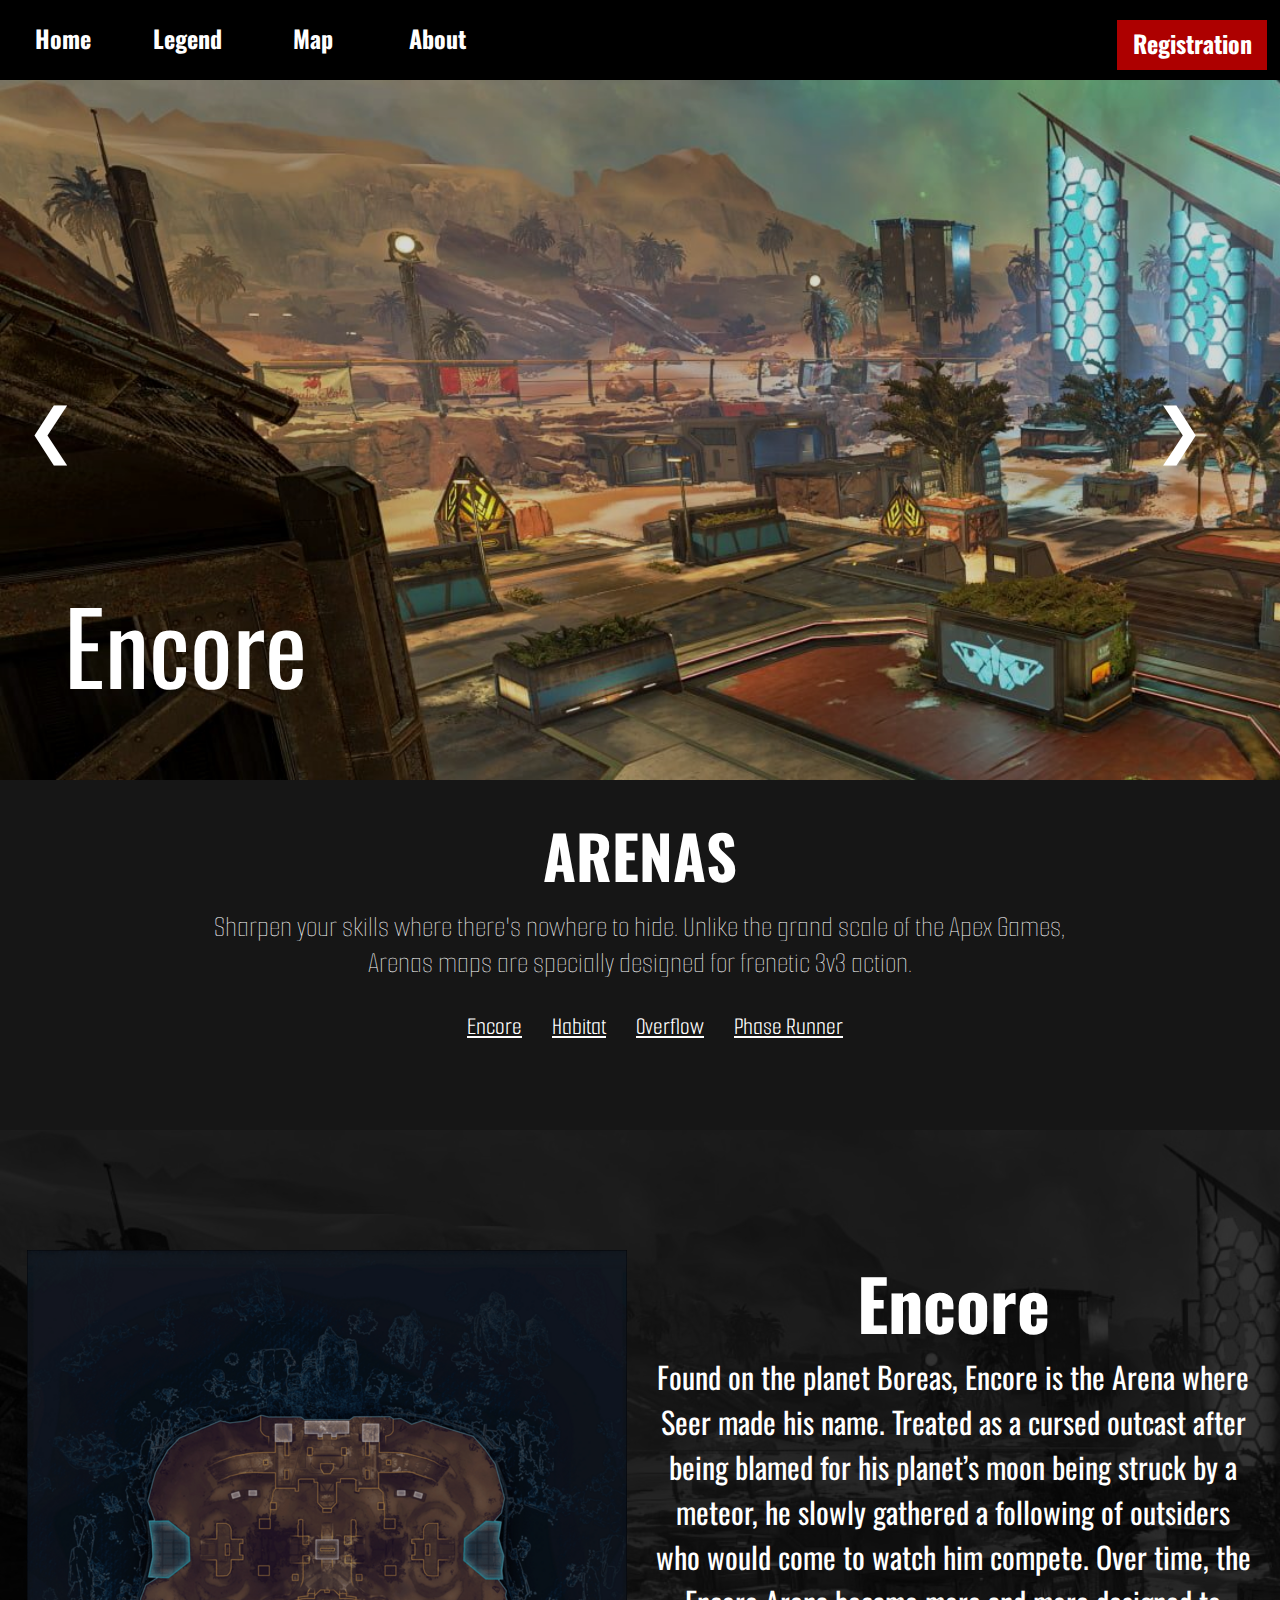
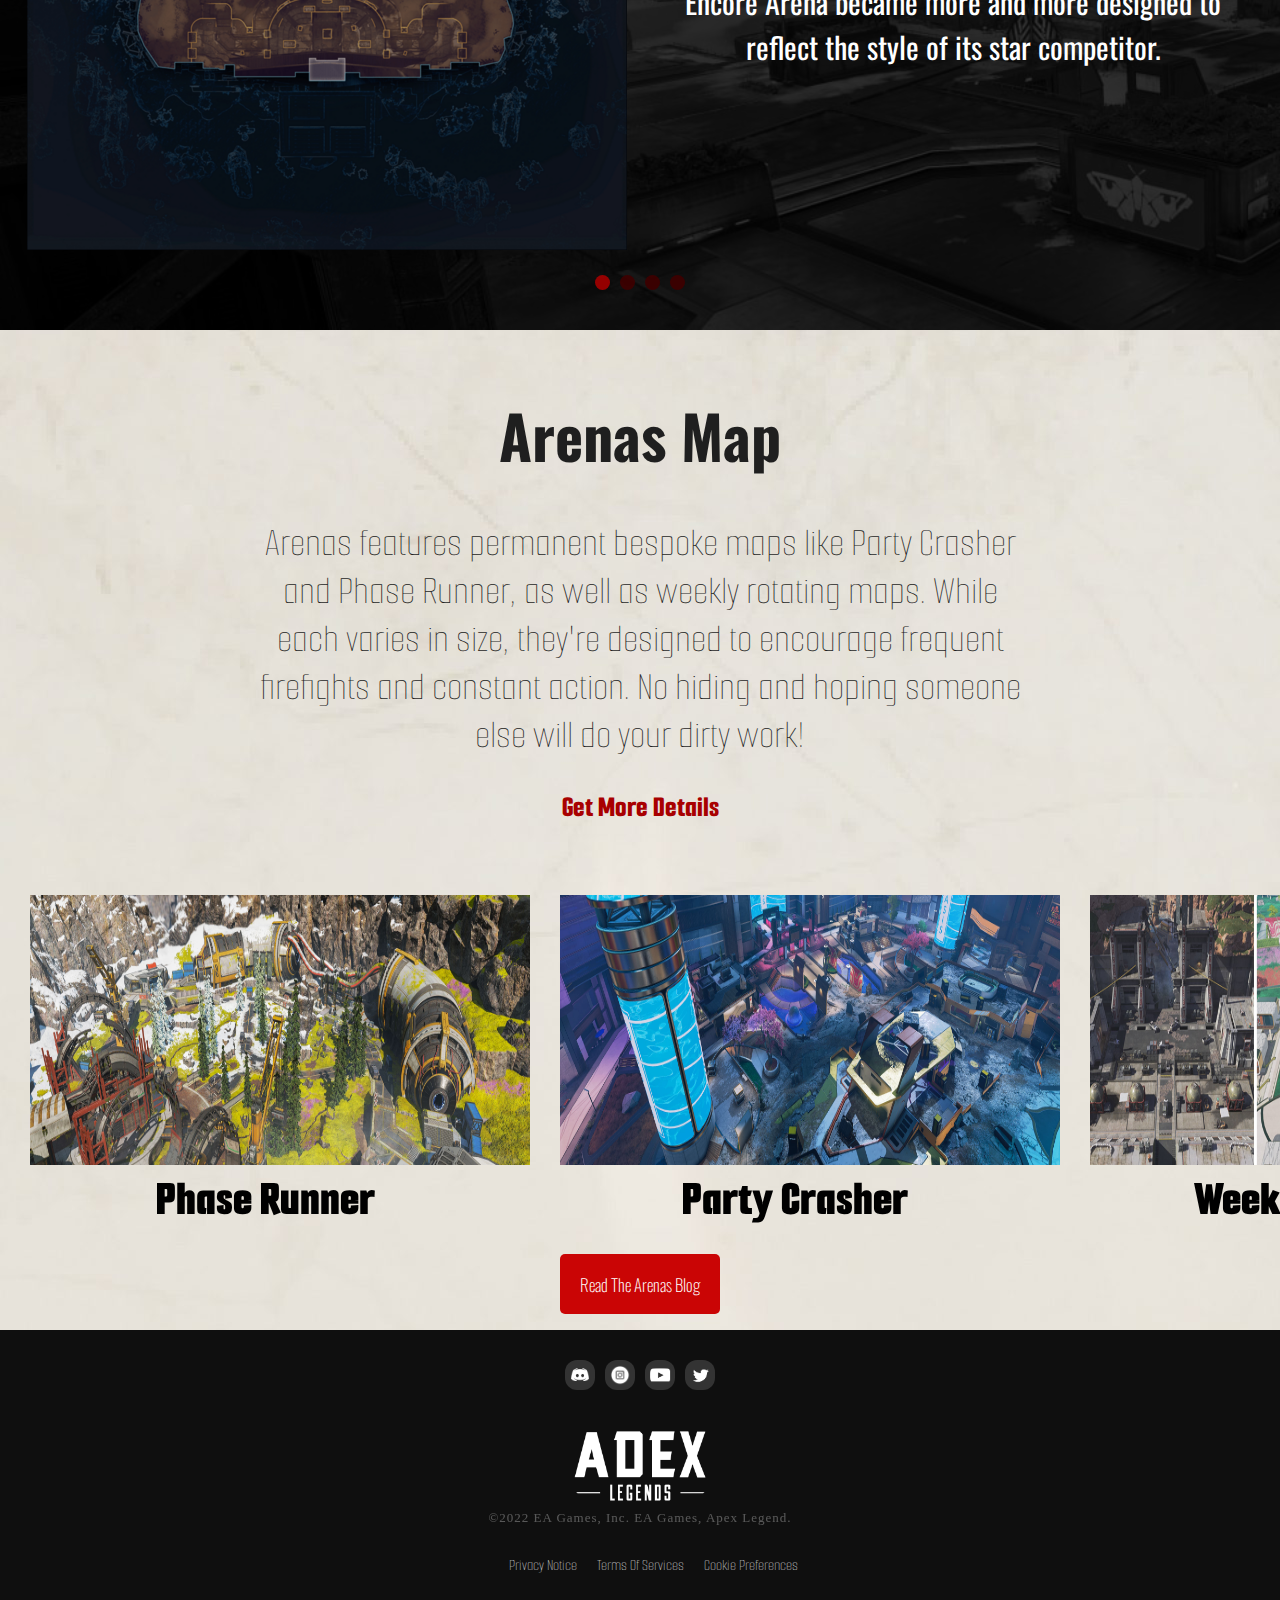
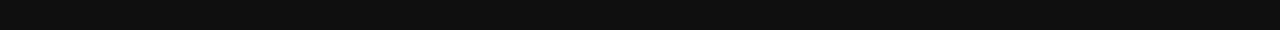
<file: arena.html>
<!DOCTYPE html>
<html lang="en">

<head>
  <meta charset="UTF-8">
  <meta http-equiv="X-UA-Compatible" content="IE=edge">
  <meta name="viewport" content="width=device-width, initial-scale=1.0">
  <link rel="stylesheet" href="../css/home.css">
  <link rel="stylesheet" href="../css/navbar.css">
  <link rel="stylesheet" href="../css/map.css">
  <link rel="stylesheet" href="../css/footer.css">
  <link rel="stylesheet" href="../css/font.css">

  <script src="../script/script.js"></script>
  <title>Adex Legends</title>

    <!-- Font List  -->
    <link rel="preconnect" href="https://fonts.googleapis.com">
    <link rel="preconnect" href="https://fonts.gstatic.com" crossorigin>
    <link href="https://fonts.googleapis.com/css2?family=Barlow+Condensed:wght@100&family=Fjalla+One&family=Oswald:wght@300&family=Roboto:wght@300&family=Smooch+Sans&display=swap" rel="stylesheet">
  

    <!-- Raleway -->
    <link href="https://fonts.googleapis.com/css2?family=Raleway:wght@100&display=swap" rel="stylesheet">

  <script src="../script/script.js"></script>
  <script src="../script/corousel.js"></script>
  <script src="../script/arena-slider.js"></script>
</head>

<body>
  <div class="nav">
    <div class="navbar-bar">
      <div class="navbar-menu">
       <div id="home" class="navbar" onclick="home()">
         <h2>Home</h2>
       </div>
       <div id="legend" class="navbar" onclick="legend()">
         <h2>Legend</h2>
       </div>
       <div id="map" class="navbar"  onmouseover="mapNavbar()" onmouseleave="mapCloseNavbar()">
         <h2>Map</h2>
        <div id="map-dropdown" class="dropdown-content">
          <a href="arena.html" class="dropdown">Arena</a> <br>
          <a href="battleroyale.html" class="dropdown">Battle Royale</a>
        </div>
       </div>
       <div id="aboutus" class="navbar"  onclick="aboutus()">
         <h2>About</h2>
       </div>
      </div>
      <div id="registration" onclick="registration()">
        <h2>Registration</h2>
        </div>
     </div>
  </div>

  <div class="content">
    
    <div class="map-corousel">
      <div class="map-background">

        <div class="slide-content" id="slide-1">
          <div class="black"></div>
          <div class="caption">Encore</div> 
        </div>
        <div class="slide-content" id="slide-2">
          <div class="black"></div>
          <div class="caption">Habitat</div>
        </div>
        <div class="slide-content" id="slide-3">
          <div class="black"></div>
          <div class="caption">Overflow</div>
        </div>
        <div class="slide-content" id="slide-4">
          <div class="black"></div>
          <div class="caption">Phase Runner</div>
        </div>
        <div class="minus" onclick="minus()">&#10094;</div>
        <div class="plus" onclick="plus()">&#10095;</div>
      </div>
    </div>
<!-- 
    <div class="discover">
      <div class="discover-background">
        <h1 class="center" id="discover-title">DISCOVER THE MAPS OF THE APEX GAMES</h1>
        <p class="center smooch" id="discover-paragraph">Kings Canyon, World’s Edge, and Olympus. You’ve fought there, you’ve died there, but do you know why they were chosen? Hammond Robotics and the Mercenary Syndicate seem to have a hand in everything that shapes the destiny of the Outlands... Learn more about the maps that host the Apex Games.</p>
      </div>
    </div> -->
    <div class="arena-title">
      <div class="black-background">
        <div class="arena-card">
          <h1 class="arena-header ">ARENAS</h1>
          <p class=" arena-text smooch">Sharpen your skills where there's nowhere to hide. Unlike the grand scale of the Apex Games, <br>Arenas maps are specially designed for frenetic 3v3 action.</p>
          <div class="arena-flex smooch">
            <div class="arena-a" onclick="lingkaranSlide('lingkaran-1')">Encore</div>
            <div class="arena-a" onclick="lingkaranSlide('lingkaran-2')">Habitat</div>
            <div class="arena-a" onclick="lingkaranSlide('lingkaran-3')">Overflow</div>
            <div class="arena-a" onclick="lingkaranSlide('lingkaran-4')">Phase Runner</div>
          </div>
            
          </div>
      </div>
    </div>
    
    <div class="encore">
      <div class="encore-background opacity">
      </div>
      <div class="space-evenly flex">
          <div class="map" id="encore-map">
            <img src="../asset/map/arena-map/encore.png" alt="" id="map-image">
          </div>
          <div class="encore-map-text">
            <h2 class="encore-title" id="arena-title">Encore</h2>
            <p class="encore-paragraph" id="arena-paragraph">Found on the planet Boreas, Encore is the Arena where Seer made his name. Treated as a cursed outcast after being blamed for his planet’s moon being struck by a meteor, he slowly gathered a following of outsiders who would come to watch him compete. Over time, the Encore Arena became more and more designed to reflect the style of its star competitor.</p>
         </div>
        </div>
          <div class="all-lingkaran">
            <div class="lingkaran" id="lingkaran-1" style="background-color: rgba(160, 0, 0, 0.932)" onclick="lingkaranSlide(this.id)"></div>
            <div class="lingkaran" id="lingkaran-2" onclick="lingkaranSlide(this.id)"></div>
            <div class="lingkaran" id="lingkaran-3" onclick="lingkaranSlide(this.id)"></div>
            <div class="lingkaran" id="lingkaran-4" onclick="lingkaranSlide(this.id)"></div>
        </div>
    </div>
  </div>

  <div class="arenas-footer">
    
      <div class="arenas-footer-background">   
        <div class="arena-footer-card">
          <h1 class="arenas-footer-header ">Arenas Map</h1>
          <p class="arenas-footer-paragraph  smooch">Arenas features permanent bespoke maps like Party Crasher and Phase Runner, as well as weekly rotating maps. While each varies in size, they're designed to encourage frequent firefights and constant action. No hiding and hoping someone else will do your dirty work!</p>
          <p class="arenas-footer-paragraph2  smooch">Get More Details</p>
        </div>
        <div class="arenas-flex">
          <div id="phase-runner">
            <img class="arenas-flex-content" src="../asset/map/arena/phase-runner.jpg" alt="">
             <p class="smooch arenas-flex-content-font">Phase Runner</p>
          </div>
          <div id="party-crasher">
            <img class="arenas-flex-content" src="../asset/map/arena/party-crasher.jpg" alt="">
            <p class="smooch arenas-flex-content-font">Party Crasher</p>
          </div>
          <div id="weekly-rotating">
            <img class="arenas-flex-content" src="../asset/map/arena/rotating-map.jpg" alt="">
            <p class="smooch arenas-flex-content-font">Weekly Rotating</p>
          </div>
        </div>
        <div class="kotak"><p class="kotak-font">Read The Arenas Blog</p></div>
      </div>
    </div>


    <div class="footer">
      <div class="footer-background">
          <div class="footer-card">
            <div class="footer-flex">
              <div class="footer-icon-outer">
                <a href="https://discord.com/">
                  <div class="footer-icon-inner" id="footer-discord-icon"></div>
                </a>
              </div>
              <div class="footer-icon-outer">
                <a href="https://www.instagram.com/">
                  <div class="footer-icon-inner" id="footer-instagram-icon"></div>
                </a>
              </div>
              <div class="footer-icon-outer">
                <a href="https://www.youtube.com/">
                  <div class="footer-icon-inner" id="footer-youtube-icon"></div>
                </a>
              </div>
              <div class="footer-icon-outer">
                <a href="https://twitter.com/">
                  <div class="footer-icon-inner"id="footer-twitter-icon"></div>
                </a>
              </div>
            </div>
            <div class="footer-flex">
              <div class="footer-logo"></div>
            </div>  
            <div class="footer-card-copyright">
              ©2022 EA Games, Inc. EA Games, Apex Legend.
            </div>
            <div class="footer-extras footer-flex smooch">
                <p class="footer-extras-font">Privacy Notice</p>
              <p class="footer-extras-font">Terms Of Services</p>
              <p class="footer-extras-font">Cookie Preferences</p>
            </div>
          </div>
      </div>
    </div>

</body>

</html>
</file>
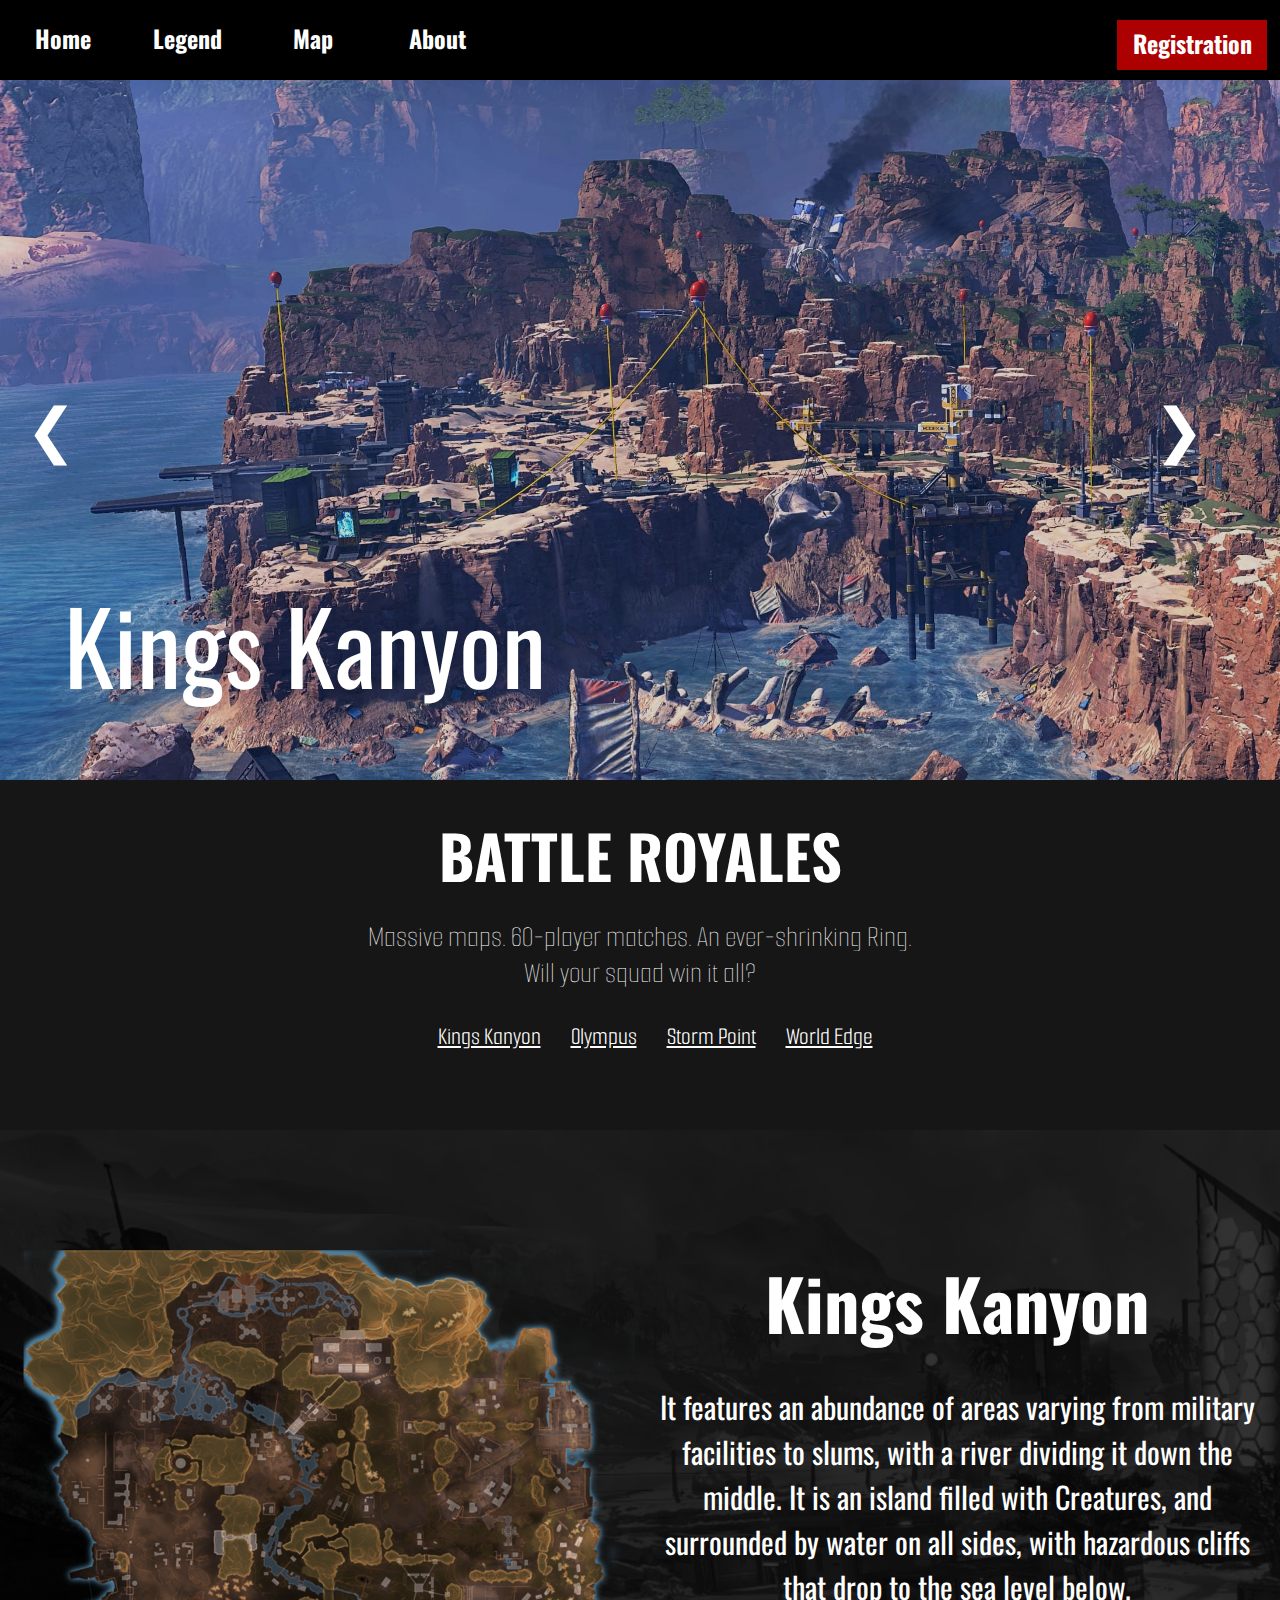
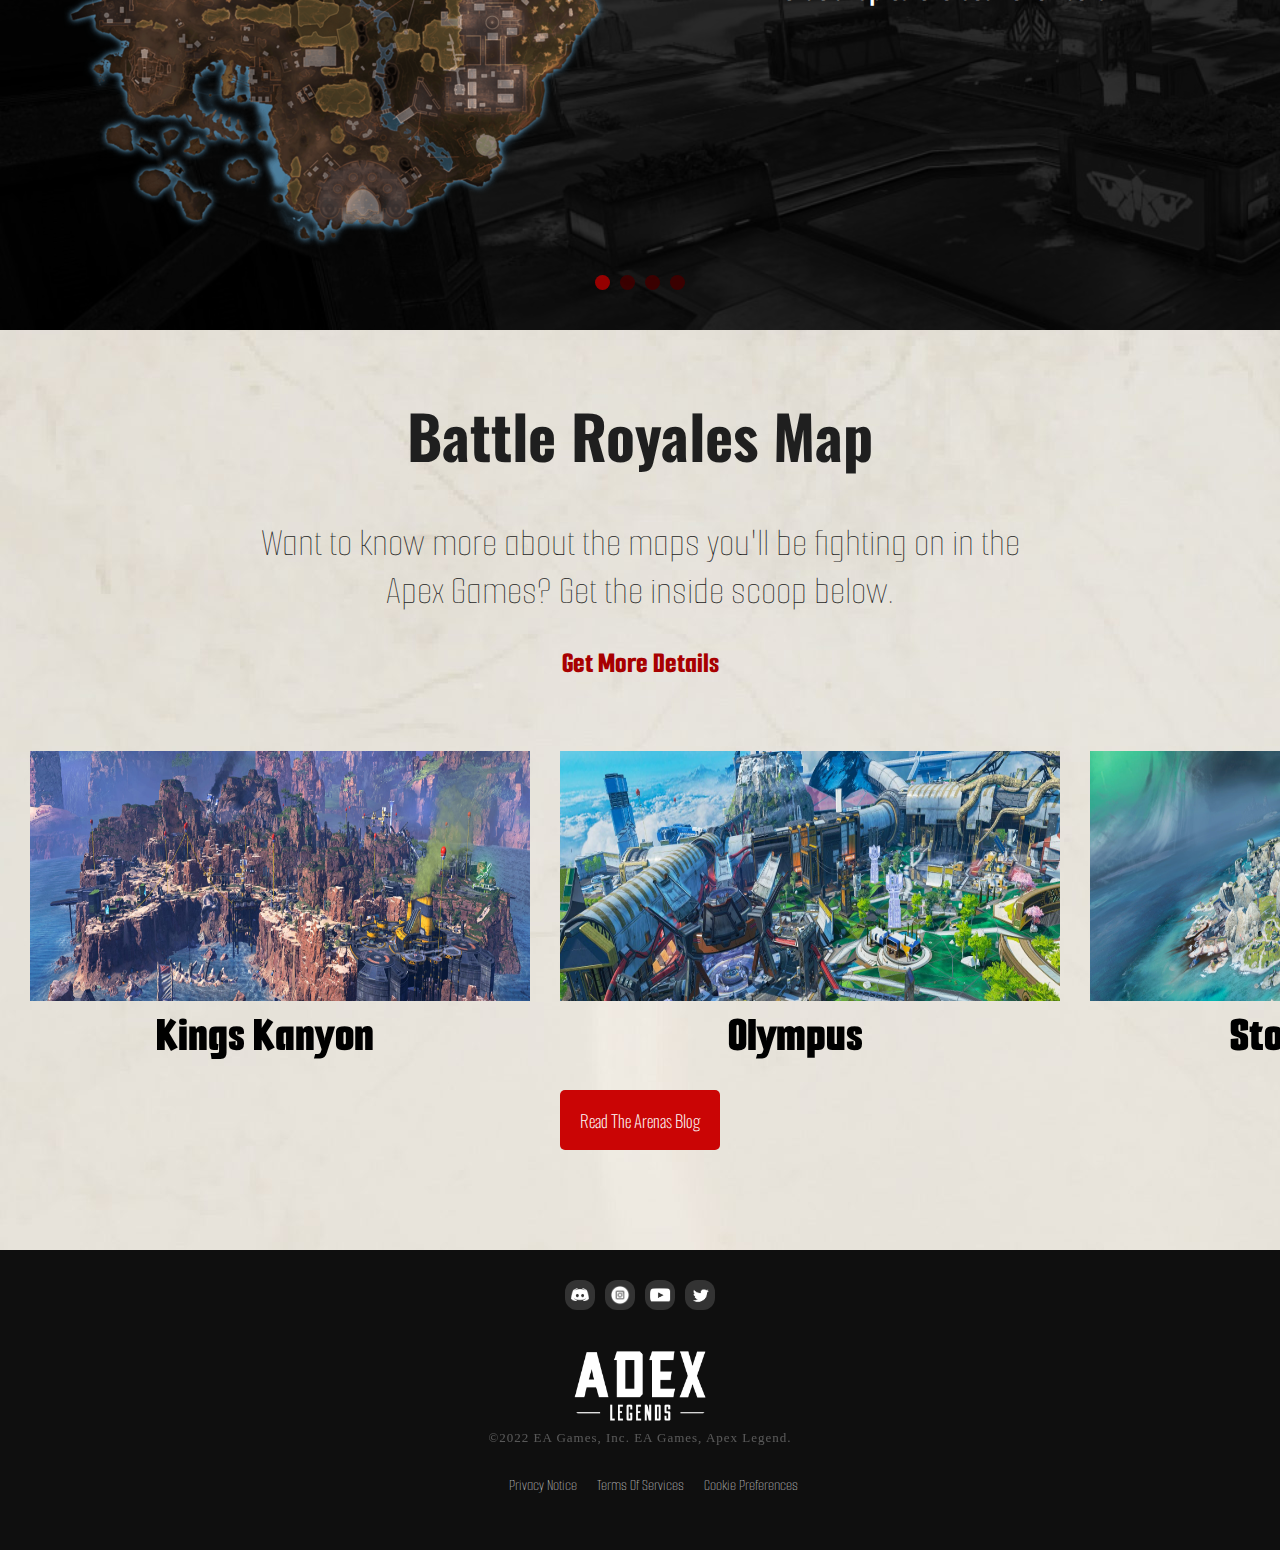
<file: battleroyale.html>
<!DOCTYPE html>
<html lang="en">

<head>
  <meta charset="UTF-8">
  <meta http-equiv="X-UA-Compatible" content="IE=edge">
  <meta name="viewport" content="width=device-width, initial-scale=1.0">
  <link rel="stylesheet" href="../css/home.css">
  <link rel="stylesheet" href="../css/navbar.css">
  <link rel="stylesheet" href="../css/battle-royale.css">
  <link rel="stylesheet" href="../css/footer.css">
  <link rel="stylesheet" href="../css/font.css">

  <title>Adex Legends</title>

    <!-- Font List  -->
    <link rel="preconnect" href="https://fonts.googleapis.com">
    <link rel="preconnect" href="https://fonts.gstatic.com" crossorigin>
    <link href="https://fonts.googleapis.com/css2?family=Barlow+Condensed:wght@100&family=Fjalla+One&family=Oswald:wght@300&family=Roboto:wght@300&family=Smooch+Sans&display=swap" rel="stylesheet">
  

    <!-- Raleway -->
    <link href="https://fonts.googleapis.com/css2?family=Raleway:wght@100&display=swap" rel="stylesheet">

  <script src="../script/script.js"></script>
  <script src="../script/battle-royale-corousel.js"></script>
  <script src="../script/battle-royale-slider.js"></script>
</head>

<body>
  <div class="nav">
    <div class="navbar-bar">
      <div class="navbar-menu">
       <div id="home" class="navbar" onclick="home()">
         <h2>Home</h2>
       </div>
       <div id="legend" class="navbar" onclick="legend()">
         <h2>Legend</h2>
       </div>
       <div id="map" class="navbar"  onmouseover="mapNavbar()" onmouseleave="mapCloseNavbar()">
         <h2>Map</h2>
        <div id="map-dropdown" class="dropdown-content">
          <a href="arena.html" class="dropdown">Arena</a> <br>
          <a href="battleroyale.html" class="dropdown">Battle Royale</a>
        </div>
       </div>
       <div id="aboutus" class="navbar"  onclick="aboutus()">
         <h2>About</h2>
       </div>
      </div>
      <div id="registration" onclick="registration()">
        <h2>Registration</h2>
        </div>
     </div>
  </div>

  <div class="content">
    
    <div class="map-corousel">
      <div class="map-background">

        <div class="slide-content" id="slide-1">
          <div class="black"></div>
          <div class="caption">Kings Kanyon</div> 
        </div>
        <div class="slide-content" id="slide-2">
          <div class="black"></div>
          <div class="caption">Olympus</div>
        </div>
        <div class="slide-content" id="slide-3">
          <div class="black"></div>
          <div class="caption">Storm Point</div>
        </div>
        <div class="slide-content" id="slide-4">
          <div class="black"></div>
          <div class="caption">World Edge</div>
        </div>
        <div class="minus" onclick="minus()">&#10094;</div>
        <div class="plus" onclick="plus()">&#10095;</div>
      </div>
    </div>
<!-- 
    <div class="discover">
      <div class="discover-background">
        <h1 class="center" id="discover-title">DISCOVER THE MAPS OF THE APEX GAMES</h1>
        <p class="center smooch" id="discover-paragraph">Kings Canyon, World’s Edge, and Olympus. You’ve fought there, you’ve died there, but do you know why they were chosen? Hammond Robotics and the Mercenary Syndicate seem to have a hand in everything that shapes the destiny of the Outlands... Learn more about the maps that host the Apex Games.</p>
      </div>
    </div> -->
    <div class="arena-title">
      <div class="black-background">
        <div class="arena-card">
          <h1 class="arena-header ">BATTLE ROYALES</h1>
          <p class=" arena-text smooch">Massive maps. 60-player matches. An ever-shrinking Ring. <br>Will your squad win it all?</p>
          <div class="arena-flex smooch">
            <div class="arena-a" onclick="lingkaranSlide('lingkaran-1')">Kings Kanyon</div>
            <div class="arena-a" onclick="lingkaranSlide('lingkaran-2')">Olympus</div>
            <div class="arena-a" onclick="lingkaranSlide('lingkaran-3')">Storm Point</div>
            <div class="arena-a" onclick="lingkaranSlide('lingkaran-4')">World Edge</div>
          </div>
            
          </div>
      </div>
    </div>
    
    <div class="encore">
      <div class="encore-background opacity">
      </div>
      <div class="flex space-evenly">
          <div class="map" id="encore-map">
            <img src="../asset/map/battle-royale-map/kings-kanyon.png" alt="" id="map-image">
          </div>
          <div class="encore-map-text">
            <h2 class="encore-title" id="arena-title">Kings Kanyon</h2>
            <p class="encore-paragraph" id="arena-paragraph">It features an abundance of areas varying from military facilities to slums, with a river dividing it down the middle. It is an island filled with Creatures, and surrounded by water on all sides, with hazardous cliffs that drop to the sea level below.</p>
         </div>
        </div>
          <div class="all-lingkaran">
            <div class="lingkaran" id="lingkaran-1" style="background-color: rgba(160, 0, 0, 0.932)" onclick="lingkaranSlide(this.id)"></div>
            <div class="lingkaran" id="lingkaran-2" onclick="lingkaranSlide(this.id)"></div>
            <div class="lingkaran" id="lingkaran-3" onclick="lingkaranSlide(this.id)"></div>
            <div class="lingkaran" id="lingkaran-4" onclick="lingkaranSlide(this.id)"></div>
        </div>
    </div>
  </div>

  <div class="arenas-footer">
    
      <div class="arenas-footer-background">   
        <div class="arena-footer-card">
          <h1 class="arenas-footer-header ">Battle Royales Map</h1>
          <p class="arenas-footer-paragraph  smooch">Want to know more about the maps you'll be fighting on in the Apex Games? Get the inside scoop below.</p>
          <p class="arenas-footer-paragraph2  smooch">Get More Details</p>
        </div>
        <div class="arenas-flex">
          <div id="phase-runner">
            <img class="arenas-flex-content" src="../asset/map/battle-royale/kings-kanyon.jpg" alt="">
             <p class="smooch arenas-flex-content-font">Kings Kanyon</p>
          </div>
          <div id="party-crasher">
            <img class="arenas-flex-content" src="../asset/map/battle-royale/olympus.jpg" alt="">
            <p class="smooch arenas-flex-content-font">Olympus</p>
          </div>
          <div id="weekly-rotating">
            <img class="arenas-flex-content" src="../asset/map/battle-royale/storm-point.jpg" alt="">
            <p class="smooch arenas-flex-content-font">Storm Point</p>
          </div>
        </div>
        <div class="kotak"><p class="kotak-font">Read The Arenas Blog</p></div>
      </div>
    </div>


    <div class="footer">
      <div class="footer-background">
          <div class="footer-card">
            <div class="footer-flex">
              <div class="footer-icon-outer">
                <a href="https://discord.com/">
                  <div class="footer-icon-inner" id="footer-discord-icon"></div>
                </a>
              </div>
              <div class="footer-icon-outer">
                <a href="https://www.instagram.com/">
                  <div class="footer-icon-inner" id="footer-instagram-icon"></div>
                </a>
              </div>
              <div class="footer-icon-outer">
                <a href="https://www.youtube.com/">
                  <div class="footer-icon-inner" id="footer-youtube-icon"></div>
                </a>
              </div>
              <div class="footer-icon-outer">
                <a href="https://twitter.com/">
                  <div class="footer-icon-inner"id="footer-twitter-icon"></div>
                </a>
              </div>
            </div>
            <div class="footer-flex">
              <div class="footer-logo"></div>
            </div>  
            <div class="footer-card-copyright">
              ©2022 EA Games, Inc. EA Games, Apex Legend.
            </div>
            <div class="footer-extras footer-flex smooch">
                <p class="footer-extras-font">Privacy Notice</p>
              <p class="footer-extras-font">Terms Of Services</p>
              <p class="footer-extras-font">Cookie Preferences</p>
            </div>
          </div>
      </div>
    </div>

</body>

</html>
</file>
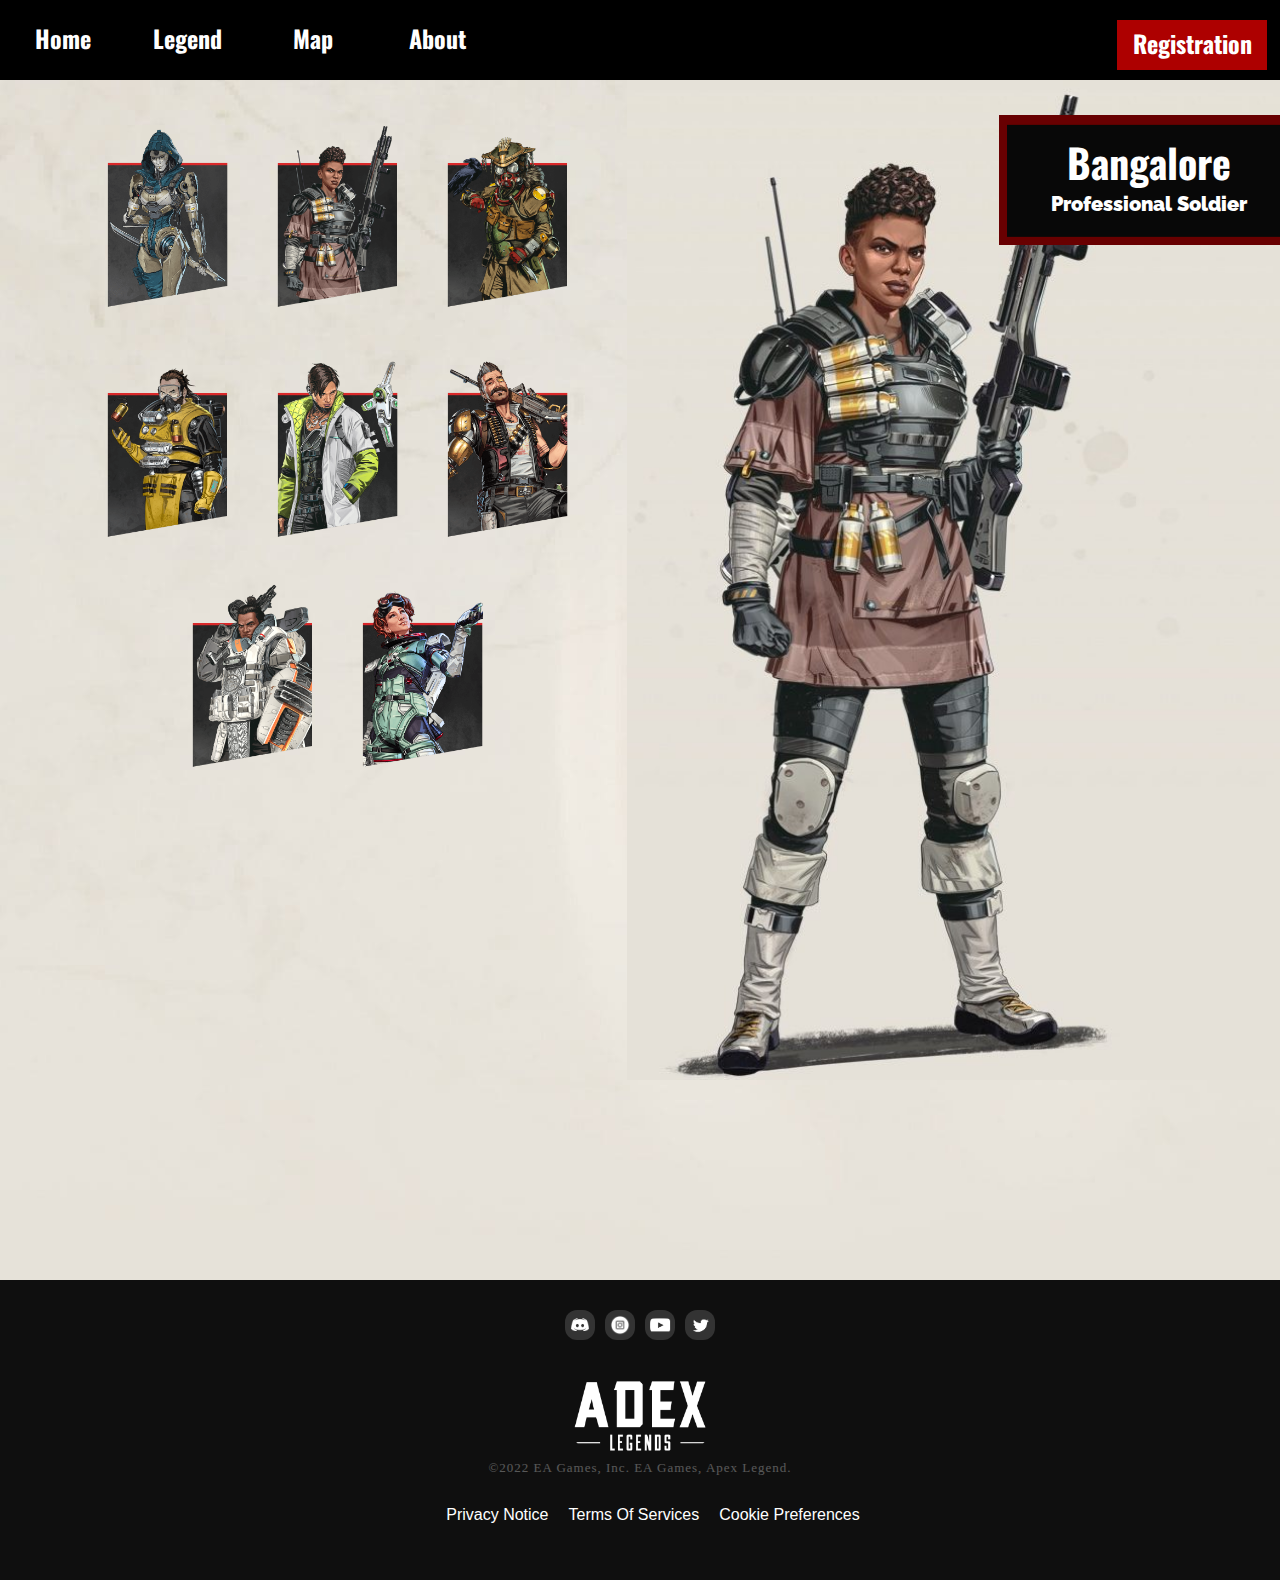
<file: legend.html>
<!DOCTYPE html>
<html lang="en">
<head>
  <meta charset="UTF-8">
  <meta http-equiv="X-UA-Compatible" content="IE=edge">
  <meta name="viewport" content="width=device-width, initial-scale=1.0">
  <link rel="stylesheet" href="../css/home.css">
  <link rel="stylesheet" href="../css/navbar.css">
  <link rel="stylesheet" href="../css/legend.css">
  <link rel="stylesheet" href="../css/footer.css">
  <link rel="stylesheet" href="../css/font.css">
  <script src="../script/script.js"></script>
  <title>Adex Legends</title>

    <!-- Roboto Font -->
    <link rel="preconnect" href="https://fonts.googleapis.com">
  <link rel="preconnect" href="https://fonts.gstatic.com" crossorigin>
  <link href="https://fonts.googleapis.com/css2?family=Roboto:wght@300&display=swap" rel="stylesheet">
  
  <!-- Oswald Font -->
  <link rel="preconnect" href="https://fonts.googleapis.com">
  <link rel="preconnect" href="https://fonts.gstatic.com" crossorigin>
  <link href="https://fonts.googleapis.com/css2?family=Oswald:wght@300&family=Roboto:wght@300&display=swap" rel="stylesheet">

  <link href="https://fonts.googleapis.com/css2?family=Raleway:wght@100&display=swap" rel="stylesheet">
  
  <script src="../script/script.js"></script>
</head>
<body> 
  <div class="nav">
    <div class="navbar-bar">
      <div class="navbar-menu">
       <div id="home" class="navbar" onclick="home()">
         <h2>Home</h2>
       </div>
       <div id="legend" class="navbar" onclick="legend()">
         <h2>Legend</h2>
       </div>
       <div id="map" class="navbar"  onmouseover="mapNavbar()" onmouseleave="mapCloseNavbar()">
         <h2>Map</h2>
        <div id="map-dropdown" class="dropdown-content">
          <a href="arena.html" class="dropdown">Arena</a> <br>
          <a href="battleroyale.html" class="dropdown">Battle Royale</a>
        </div>
       </div>
       <div id="aboutus" class="navbar"  onclick="aboutus()">
         <h2>About</h2>
       </div>
      </div>
      <div id="registration" onclick="registration()">
        <h2>Registration</h2>
        </div>
     </div>
  </div>

   <div class="content">
       <div class="title">
         <div id="title_background">

         </div>
       </div>
       <div class="legend">
        <div id="legend_background">
          <div class="two-flex">

            <div class="flex-card">
              <div class="card" id="card-ash" onclick="ash()"></div>
              <div class="card" id="card-bangalore" onclick="bangalore()"></div>
              <div class="card" id="card-bloodhound" onclick="bloodhound()"></div>
              <div class="card" id="card-caustic" onclick="caustic()"></div>
              <div class="card" id="card-crypto" onclick="crypto()"></div>
              <div class="card" id="card-fush" onclick="fuze()"></div>
              <div class="card" id="card-gilblatar" onclick="gilblatar()"></div>
              <div class="card" id="card-horizon" onclick="horizon()"></div>
             </div>
            <div id="character">
              <div class="text-card">
                <div class="absolute top-45">
                  <div id="text-header" class="oswald">Bangalore</div>
                  <div id="text-desc" class="raleway">Professional Soldier</div>
                </div>
              </div>
            </div>
        </div>
      </div>
      </div>
   </div>
   <div class="footer">
    <div class="footer-background">
        <div class="footer-card">
          <div class="footer-flex">
            <div class="footer-icon-outer">
              <a href="https://discord.com/">
                <div class="footer-icon-inner" id="footer-discord-icon"></div>
              </a>
            </div>
            <div class="footer-icon-outer">
              <a href="https://www.instagram.com/">
                <div class="footer-icon-inner" id="footer-instagram-icon"></div>
              </a>
            </div>
            <div class="footer-icon-outer">
              <a href="https://www.youtube.com/">
                <div class="footer-icon-inner" id="footer-youtube-icon"></div>
              </a>
            </div>
            <div class="footer-icon-outer">
              <a href="https://twitter.com/">
                <div class="footer-icon-inner"id="footer-twitter-icon"></div>
              </a>
            </div>
          </div>
          <div class="footer-flex">
            <div class="footer-logo"></div>
          </div>  
          <div class="footer-card-copyright">
            ©2022 EA Games, Inc. EA Games, Apex Legend.
          </div>
          <div class="footer-extras footer-flex smooch">
              <p class="footer-extras-font">Privacy Notice</p>
            <p class="footer-extras-font">Terms Of Services</p>
            <p class="footer-extras-font">Cookie Preferences</p>
          </div>
        </div>
    </div>
  </div>
</body>
</html>
</file>
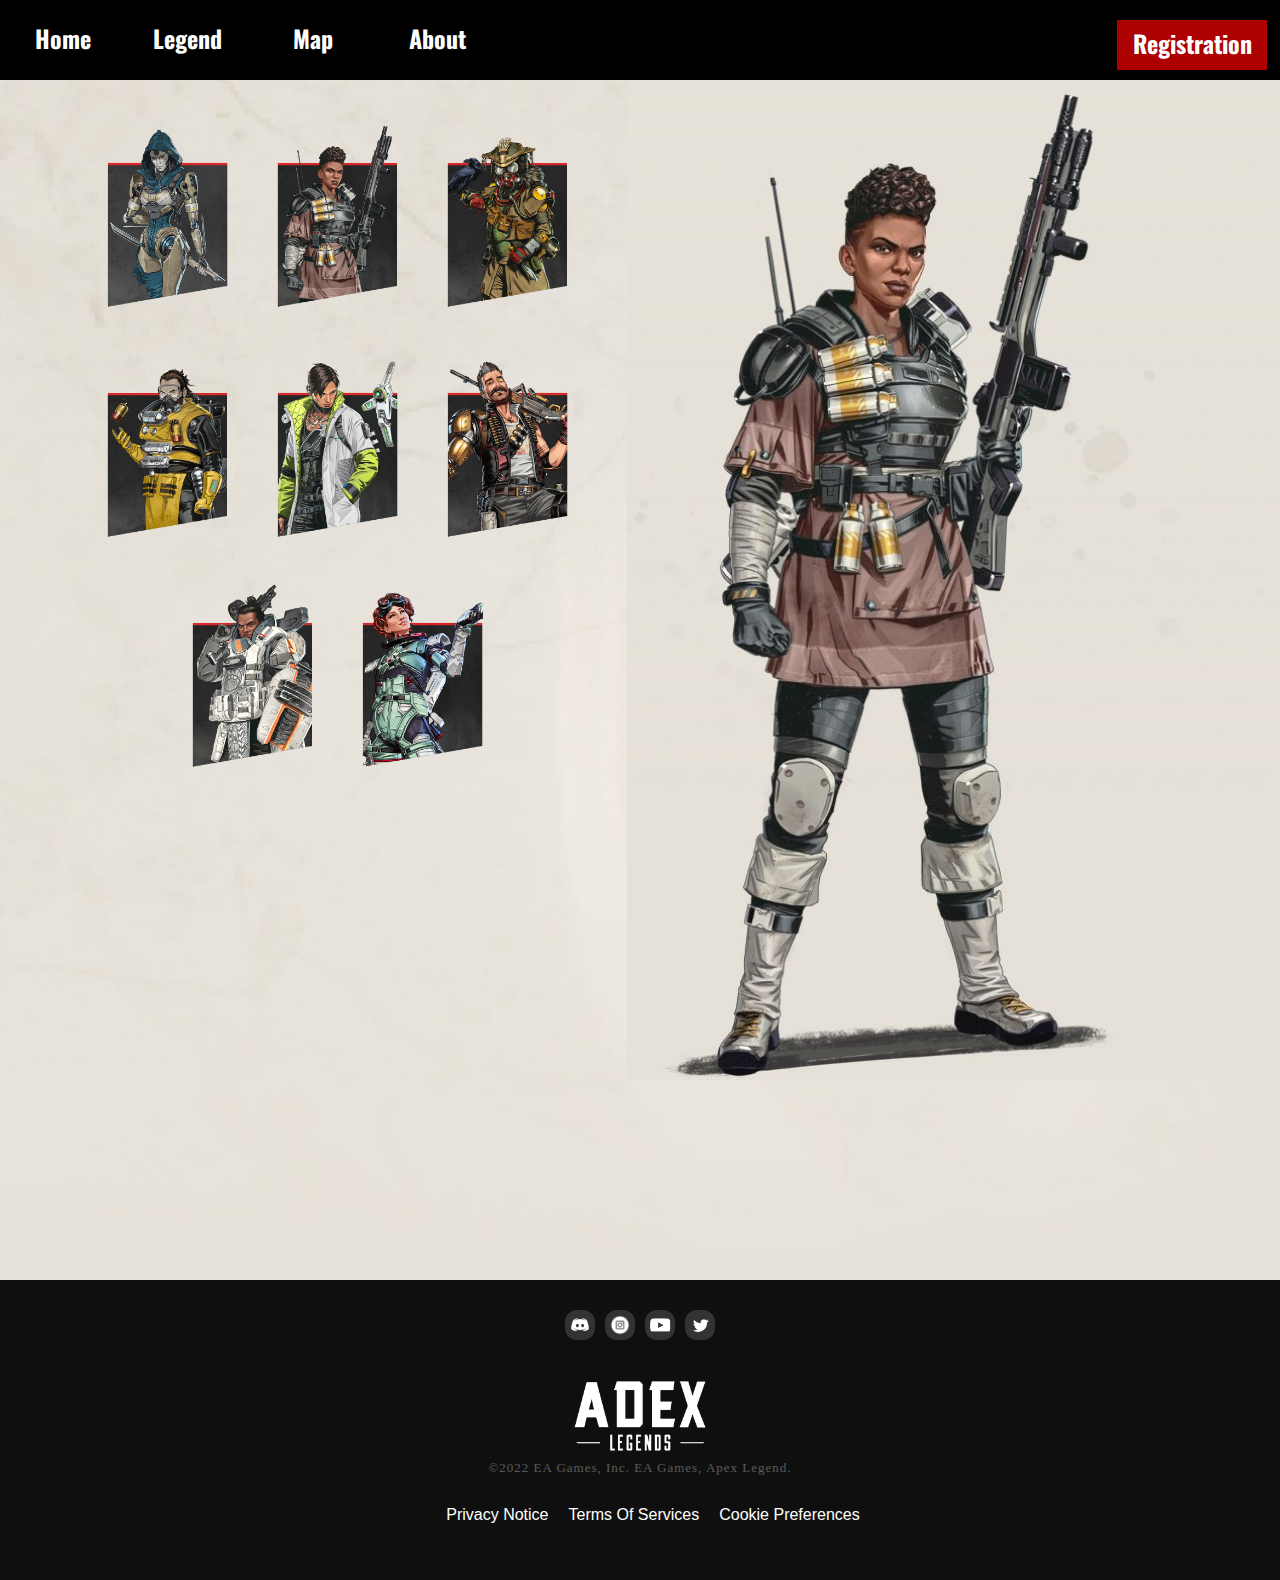
<file: map.html>
<!DOCTYPE html>
<html lang="en">
<head>
  <meta charset="UTF-8">
  <meta http-equiv="X-UA-Compatible" content="IE=edge">
  <meta name="viewport" content="width=device-width, initial-scale=1.0">
  <link rel="stylesheet" href="../css/home.css">
  <link rel="stylesheet" href="../css/navbar.css">
  <link rel="stylesheet" href="../css/legend.css">
  <link rel="stylesheet" href="../css/footer.css">
  <link rel="stylesheet" href="../css/font.css">

  <script src="../script/script.js"></script>
  <title>Adex Legends</title>

    <!-- Roboto Font -->
    <link rel="preconnect" href="https://fonts.googleapis.com">
  <link rel="preconnect" href="https://fonts.gstatic.com" crossorigin>
  <link href="https://fonts.googleapis.com/css2?family=Roboto:wght@300&display=swap" rel="stylesheet">
  
  <!-- Oswald Font -->
  <link rel="preconnect" href="https://fonts.googleapis.com">
  <link rel="preconnect" href="https://fonts.gstatic.com" crossorigin>
  <link href="https://fonts.googleapis.com/css2?family=Oswald:wght@300&family=Roboto:wght@300&display=swap" rel="stylesheet">
  <script src="../script/script.js"></script>
</head>
<body> 
  <div class="nav">
    <div class="navbar-bar">
      <div class="navbar-menu">
       <div id="home" class="navbar" onclick="home()">
         <h2>Home</h2>
       </div>
       <div id="legend" class="navbar" onclick="legend()">
         <h2>Legend</h2>
       </div>
       <div id="map" class="navbar"  onmouseover="mapNavbar()" onmouseleave="mapCloseNavbar()">
         <h2>Map</h2>
        <div id="map-dropdown" class="dropdown-content">
          <a href="arena.html" class="dropdown">Arena</a> <br>
          <a href="battleroyale.html" class="dropdown">Battle Royale</a>
        </div>
       </div>
       <div id="aboutus" class="navbar"  onclick="aboutus()">
         <h2>About</h2>
       </div>
      </div>
      <div id="registration" onclick="registration()">
        <h2>Registration</h2>
        </div>
     </div>
  </div>

   <div class="content">
       <div class="title">
         <div id="title_background">

         </div>
       </div>
       <div class="legend">
        <div id="legend_background">
          <div class="two-flex">

            <div class="flex-card">
              <div class="card" id="card-ash" onclick="ash()"></div>
              <div class="card" id="card-bangalore" onclick="bangalore()"></div>
              <div class="card" id="card-bloodhound" onclick="bloodhound()"></div>
              <div class="card" id="card-caustic" onclick="caustic()"></div>
              <div class="card" id="card-crypto" onclick="crypto()"></div>
              <div class="card" id="card-fush" onclick="fuze()"></div>
              <div class="card" id="card-gilblatar" onclick="gilblatar()"></div>
              <div class="card" id="card-horizon" onclick="horizon()"></div>
             </div>
            <div id="character"></div>
        </div>
      </div>
      </div>
   </div>
   <div class="footer">
    <div class="footer-background">
        <div class="footer-card">
          <div class="footer-flex">
            <div class="footer-icon-outer">
              <a href="https://discord.com/">
                <div class="footer-icon-inner" id="footer-discord-icon"></div>
              </a>
            </div>
            <div class="footer-icon-outer">
              <a href="https://www.instagram.com/">
                <div class="footer-icon-inner" id="footer-instagram-icon"></div>
              </a>
            </div>
            <div class="footer-icon-outer">
              <a href="https://www.youtube.com/">
                <div class="footer-icon-inner" id="footer-youtube-icon"></div>
              </a>
            </div>
            <div class="footer-icon-outer">
              <a href="https://twitter.com/">
                <div class="footer-icon-inner"id="footer-twitter-icon"></div>
              </a>
            </div>
          </div>
          <div class="footer-flex">
            <div class="footer-logo"></div>
          </div>  
          <div class="footer-card-copyright">
            ©2022 EA Games, Inc. EA Games, Apex Legend.
          </div>
          <div class="footer-extras footer-flex smooch">
              <p class="footer-extras-font">Privacy Notice</p>
            <p class="footer-extras-font">Terms Of Services</p>
            <p class="footer-extras-font">Cookie Preferences</p>
          </div>
        </div>
    </div>
  </div>
</body>
</html>
</file>
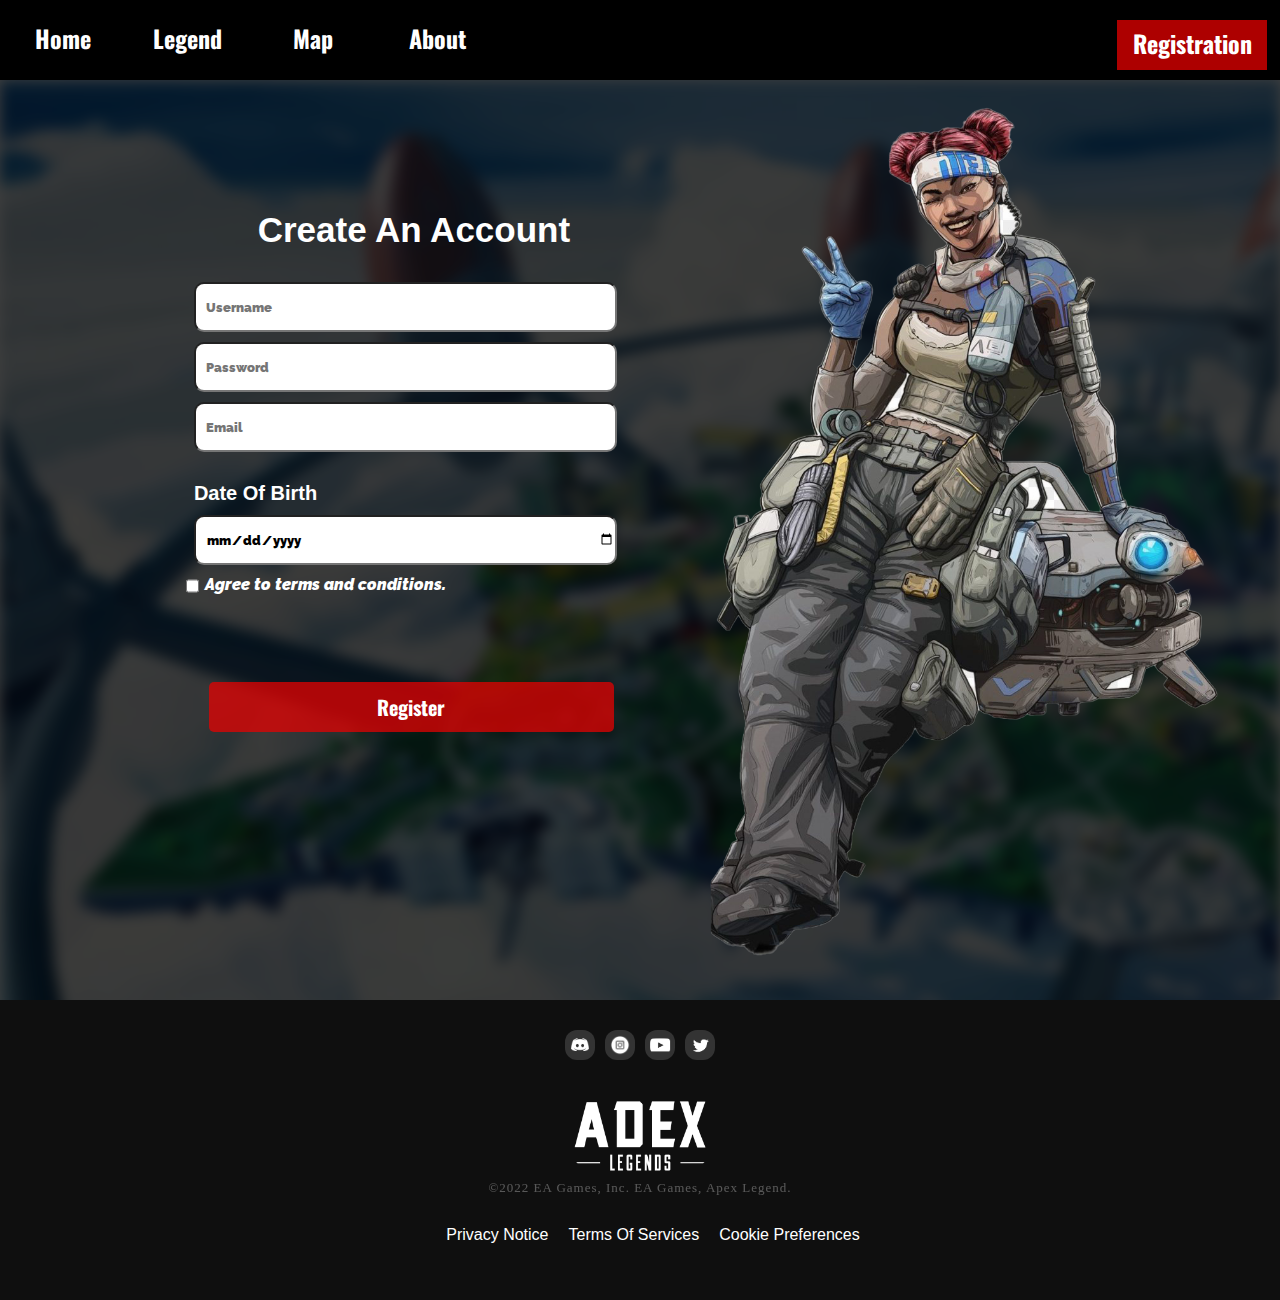
<file: registration.html>
<!DOCTYPE html>
<html lang="en">
<head>
  <meta charset="UTF-8">
  <meta http-equiv="X-UA-Compatible" content="IE=edge">
  <meta name="viewport" content="width=device-width, initial-scale=1.0">
  <link rel="stylesheet" href="../css/home.css">
  <link rel="stylesheet" href="../css/navbar.css">
  <link rel="stylesheet" href="../css/registration.css">
  <link rel="stylesheet" href="../css/footer.css">
  <link rel="stylesheet" href="../css/font.css">
  <title>Adex Legends</title>

    <!-- Roboto Font -->
    <link rel="preconnect" href="https://fonts.googleapis.com">
  <link rel="preconnect" href="https://fonts.gstatic.com" crossorigin>
  <link href="https://fonts.googleapis.com/css2?family=Roboto:wght@300&display=swap" rel="stylesheet">
  
  <!-- Oswald Font -->
  <link rel="preconnect" href="https://fonts.googleapis.com">
  <link rel="preconnect" href="https://fonts.gstatic.com" crossorigin>
  <link href="https://fonts.googleapis.com/css2?family=Oswald:wght@300&family=Roboto:wght@300&display=swap" rel="stylesheet">

  <link href="https://fonts.googleapis.com/css2?family=Raleway:wght@100&display=swap" rel="stylesheet">
  
  <script src="../script/script.js"></script>
  <script src="../script/register.js"></script>

</head>
<body> 
  <div class="nav">
    <div class="navbar-bar">
      <div class="navbar-menu">
       <div id="home" class="navbar" onclick="home()">
         <h2>Home</h2>
       </div>
       <div id="legend" class="navbar" onclick="legend()">
         <h2>Legend</h2>
       </div>
       <div id="map" class="navbar"  onmouseover="mapNavbar()" onmouseleave="mapCloseNavbar()">
         <h2>Map</h2>
        <div id="map-dropdown" class="dropdown-content">
          <a href="arena.html" class="dropdown">Arena</a> <br>
          <a href="battleroyale.html" class="dropdown">Battle Royale</a>
        </div>
       </div>
       <div id="aboutus" class="navbar"  onclick="aboutus()">
         <h2>About</h2>
       </div>
      </div>
      <div id="registration" onclick="registration()">
        <h2>Registration</h2>
        </div>
     </div>
  </div>

   <div class="content">
        <div class="content-background"></div>
        <div class="black"></div>
        <div class="card-flex">
          <div class="card">
            <h1 class="register-font smooch">Create An Account</h1>
            <div class="form">
              <input class="form-input raleway" type="text" id="username" placeholder="Username">
              <input class="form-input raleway" type="password" id="password" placeholder="Password">
              <input class="form-input raleway" type="text" id="email" placeholder="Email">
              <h1 class="form-label fjalla-one form-label-dob">Date Of Birth</h1>
              <input class="form-input raleway" type="date" id="dob" placeholder="mm/dd/yyyy">
              <div class="flex ml">
                <input class="form-checkbox smooch" type="checkbox"  id="checkbox" placeholder="mm/dd/yyyy">
                <p class="form-checkbox-label raleway">Agree to terms and conditions.</p>
                
              </div>
              <div id="error">This is an error!</div>
              <div class="register-button-card" onclick="register()">
                <div class="register-center">
                  <p class="oswald">Register</p>
                </div>
              </div>
            </div>
          </div>
          <img class="lifeline" src="../asset/registration-image.png" alt="lifeline-character">

          </div>
        </div>
        
        
  </div>
  <div class="footer">
    <div class="footer-background">
        <div class="footer-card">
          <div class="footer-flex">
            <div class="footer-icon-outer">
              <a href="https://discord.com/">
                <div class="footer-icon-inner" id="footer-discord-icon"></div>
              </a>
            </div>
            <div class="footer-icon-outer">
              <a href="https://www.instagram.com/">
                <div class="footer-icon-inner" id="footer-instagram-icon"></div>
              </a>
            </div>
            <div class="footer-icon-outer">
              <a href="https://www.youtube.com/">
                <div class="footer-icon-inner" id="footer-youtube-icon"></div>
              </a>
            </div>
            <div class="footer-icon-outer">
              <a href="https://twitter.com/">
                <div class="footer-icon-inner"id="footer-twitter-icon"></div>
              </a>
            </div>
          </div>
          <div class="footer-flex">
            <div class="footer-logo"></div>
          </div>  
          <div class="footer-card-copyright">
            ©2022 EA Games, Inc. EA Games, Apex Legend.
          </div>
          <div class="footer-extras footer-flex smooch">
              <p class="footer-extras-font">Privacy Notice</p>
            <p class="footer-extras-font">Terms Of Services</p>
            <p class="footer-extras-font">Cookie Preferences</p>
          </div>
        </div>
    </div>
  </div>
</body>
</html>
</file>
<file: css/home.css>
/* ===== Scrollbar CSS ===== */
  /* Firefox */
  * {
    scrollbar-width: auto;
    scrollbar-color: #ce2020 #000000;
  }

  /* Chrome, Edge, and Safari */
  *::-webkit-scrollbar {
    width: 16px;
  }

  *::-webkit-scrollbar-track {
    background: #000000;
  }

  *::-webkit-scrollbar-thumb {
    background-color: #ce2020;
    border-radius: 10px;
    border: 3px solid #000000;
  }

.first {
  height: 1000px;
}
#first_background {
  width: 100%;
  height: 1000px;
  background-repeat: no-repeat;
  background-image: url(../asset/home.png);
  background-position: top;
  position: absolute;
  background-size: cover;
  /* filter: saturate(0%); */
}

.video-section {
  height: 1000px;
}
.black {
  position: absolute;
  width: 100%;
  height: 100%;
  background-color: black;
  filter: opacity(0.75);
}
.blur {
  filter: blur(400px);
}

#video {
  width: 860px;
  height: 500px;
  top: 40%;
  left: 70%;
  margin-right: -50%;
  transform: translate(-50%, -50%);
}
.madmaggie-image {
  margin-top: 70px;
  margin-bottom: 80px;
}
.madmaggie-section {
  height: 800px;
}
#madmaggie-background {
  position: relative;
  width: 100%;
  height: 100%;
  background-image: url(../asset/map/arena/party-crasher.jpg);
  /* background-position-y: -30px; */
  background-size: cover;
}
.madmaggie-flex {
  position: absolute;
  width: 100%;
  height: 100%;
  display: flex;

  justify-content: center;
}

#madmaggie {
  position: absolute;
  width: 100%;
  height: 100%;
  /* min-width: 100%; */
  /* min-height: 100%; */
}
.madmaggie-card {
  /* border: 1px solid red; */

  position: absolute;
  transform: translate(-50%, -50%);
  left: 50%;
  top: 50%;
  margin-top: 30px;
  width: 700px;
  height: 350px;
  display: flex;
  /* flex-wrap: wrap; */
  /* border: 1px solid white; */
  justify-content: center;
}
.madmaggie-wow {
  position: relative;
  width: 40%;
  height: 100%;
  /* border: 5px solid red; */
}
.madmaggie-card-text {
  color: white;
  text-align: center;
}
.madmaggie-card-paragraph {
  color: white;
  margin-top: 10px;
  text-align: center;
}
.madmaggie-card-image {
  width: 100%;
  height: 200px;
  background-size: cover;
  /* border: 1px solid red; */
  background-position-x: -38px;
}
.achievement {
  background-image: url("../asset/home/achievement.png");
}
.death {
  background-image: url("../asset/home/death.png");
}
.wingman {
  background-image: url("../asset/home/wingman.png");
}
.madmaggie-card-content {
  width: 250px;
  height: 350px;
  margin-left: 20px;
  margin-top: 20px;
}
#second {
  position: absolute;
}
#second_background {
  width: 100%;
  position: relative;
  height: 950px;
  background-color: white;
  background-image: url(../asset/background2.jpg);
  background-repeat: no-repeat;
  background-size: cover;
  /* background-position-y: -100px; */
}

.center {
  position: relative;
  text-align: center;
}

#latestnews-title {
  top: 10%;
  font-size: 50px;
  /* font-family: Verdana, Geneva, Tahoma, sans-serif; */
  /* color: white; */
}
.red {
  color: red;
}
.white {
  color: white;
}
.flex {
  width: 100%;
  height: 100%;
  display: flex;
  flex-direction: row;
  justify-content: center;
  flex-flow: center;
  top: 15%;
  position: relative;
}
.news {
  background-color: rgb(32, 32, 32);
  margin-left: 30px;
  width: 350px;
  height: 600px;
}

#news-image-1 {
  width: 100%;
  height: 200px;
  background-image: url(../asset/news1.png);
  background-size: cover;
  /* background-color: red; */
}
#news-image-2 {
  width: 100%;
  height: 200px;
  background-image: url(../asset/news2.jpg);
  background-size: cover;
}
#news-image-3 {
  width: 100%;
  height: 200px;
  background-image: url(../asset/news3.jpg);
  background-size: cover;
}
#video-title {
  top: 10%;
  color: white;
  font-size: 64px;
}
#video-background {
  position: relative;
  width: 100%;
  height: 100%;
  background-repeat: no-repeat;
  background-image: url(../asset/background.jpg);
  background-size: cover;
  background-position-x: 50%;
}
.card {
  /* border: 1px solid red; */
}
.news-text {
  font-family: "Franklin Gothic Medium", "Arial Narrow", Arial, sans-serif;
  margin-left: 30px;
  margin-right: 30px;
  margin-top: 20px;
}
#news-paragraph {
  font-family: "Gill Sans", "Gill Sans MT", Calibri, "Trebuchet MS", sans-serif;
  font-size: 20px;
}
.news-title {
}
.bottom-red {
  width: 92%;
  left: 8%;
  height: 10px;
  background-color: rgb(173, 0, 0);
  position: relative;
}
.black-opacity {
  position: relative;
  background-color: black;
  width: 100%;
  height: 100%;
  opacity: 0.9;
}
#playnow {
  transform: translate(-50%, -50%);
  top: 50%;
  left: 50%;

  margin: 0 auto;
  width: 400px;
  background-color: rgb(206, 32, 32);

  border-radius: 10px;
  /* filter: opacity(50%); */
  /* border: 4px solid white; */
  /* height: 100px; */
  position: absolute;
  cursor: pointer;
  transition: all 0.3s ease;
}

#playnow:hover {
  background-color: rgba(180, 0, 0, 0.849);
}

#playnow-text {
  text-align: center;
  font-family: "Oswald", sans-serif;
  /* position: absolute; */
  /* left: 16%; */
  /* top: 0%; */
  color: white;
  position: relative;
  font-size: 80px;
}

.playnow-border {
  transform: translate(-50%, -50%);
  position: relative;
  left: 50%;
  top: 80%;
  /* border: 1px solid white; */
  width: 430px;
  height: 140px;
  border-radius: 0px;
}

@media only screen and (max-width: 600px) {
  #video {
    width: 460px;
    height: 250px;
    top: 50%;
    left: 50%;
    margin-right: -50%;
    transform: translate(-50%, -50%);
  }
  .video-section {
    height: 700px;
  }
  #flex-mobile {
    align-items: center;
    flex-direction: column;
    height: 1900px;
    /* margin-top: 100px; */
  }
  .card {
    margin-top: 30px;
  }
  #second_background {
    height: 2500px;
  }
  .madmaggie-image {
    display: none;
  }
  .madmaggie-card {
    top: 25%;
    flex-wrap: wrap;
  }
  #madmaggie-section {
    height: 1000px;
  }
}
</file>
<file: css/navbar.css>
* {
  margin: 0;
  padding: 0;
  box-sizing: border-box;
}

.wrapper {
  width: 100%;
  height: 80px;
}
.navbar-bar {
  position: relative;
  width: 100%;
  height: 100%;
  background-color: black;
}
.navbar-menu {
  /* border: 1px solid red; */
  position: relative;
  height: 80px;
  width: 500px;
  display: flex;
  flex-direction: row;
}
#registration {
  /* border: 1px solid red; */
  background-color: rgb(173, 0, 0);
  position: absolute;
  right: 1%;

  margin-top: 10px;
  padding-top: 5px;
  cursor: pointer;
  width: 150px;
  height: 50px;
  top: 10px;
  color: white;
  text-align: center;
}
#registration:hover {
  background-color: rgb(131, 0, 0);
}
.navbar {
  padding-top: 10px;
  /* border: 1px solid red; */
  cursor: pointer;
  width: 250px;
  height: 40px;
  top: 10px;
  position: relative;
  color: white;
  text-align: center;
}

.navbar:hover {
  color: rgb(167, 53, 53);
}

.nav {
  width: 100%;
  font-family: "Oswald", sans-serif;
  position: fixed;
  z-index: 100;
}
#map-dropdown {
  z-index: 10;
  text-decoration: none;
}

.dropdown-content {
  z-index: 99;
  text-decoration: none;
  text-align: left;
  display: none;
}

.dropdown {
  z-index: 99;
  color: white;
  text-decoration: none;
  text-align: left;
}
.dropdown:hover {
  color: rgb(167, 53, 53);
}

#map-dropdown {
  padding-left: 10px;
  padding-bottom: 5px;
  padding-top: 3px;
  padding-right: 10px;
  /* transition: all 3s ease; */
  /* width: 120px; */
  background-color: rgb(0, 0, 0);
}

.show {
  display: block;
}
.content {
  padding-top: 80px;
}
</file>
<file: css/map.css>
.map-corousel {
  width: 100%;
  height: 700px;
  position: relative;
}

.map-background {
  width: 100%;
  height: 100%;
  position: absolute;
  background-size: cover;
}

.caption {
  font-family: "Oswald", sans-serif;
  left: 5%;
  top: 70%;
  font-size: 100px;
  position: absolute;
  color: white;
}

#slide-1 {
  width: 100%;
  height: 100%;
  background-image: url(../asset/map/arena/encore.jpg);
  background-size: cover;
  position: absolute;
  display: block;
}
#slide-2 {
  width: 100%;
  height: 100%;
  background-image: url(../asset/map/arena/habitat.jpg);
  background-size: cover;
  position: absolute;
  display: none;
}

#slide-3 {
  width: 100%;
  height: 100%;
  background-image: url(../asset/map/arena/overflow.jpg);
  background-size: cover;
  position: absolute;
  display: none;
}
#slide-4 {
  width: 100%;
  height: 100%;
  background-image: url(../asset/map/arena/phase-runner.jpg);
  background-size: cover;
  position: absolute;
  display: none;
}

.slide-content {
  transition: all 3s ease;
}

.black {
  width: 100%;
  height: 100%;
  opacity: 0.2;
  background-color: black;
  position: absolute;
}

.plus {
  font-size: 60px;
  color: white;
  cursor: pointer;
  transform: translate(-50%, -50%);
  right: 4%;
  top: 50%;
  /* background-color: red; */
  position: absolute;
  transition: all 0.2s ease-in-out;
}
.plus:hover {
  font-size: 65px;
  /* box-shadow: 30px 10px 50px rgb(204, 204, 204); */
}

.minus {
  font-size: 60px;
  color: white;
  cursor: pointer;
  transform: translate(-50%, -50%);
  left: 4%;
  top: 50%;
  /* background-color: red; */
  position: absolute;
  transition: all 0.2s ease-in-out;
}
.minus:hover {
  font-size: 65px;
  /* box-shadow: 30px 10px 50px rgb(204, 204, 204); */
}

.arena-title {
  width: 100%;
  height: 350px;
  position: relative;
}
.black-background {
  position: absolute;
  width: 100%;
  height: 100%;
  background-color: rgb(22, 22, 22);
}
.center {
  transform: translate(-50%, -50%);
  left: 50%;
}
.arena-header {
  font-family: "Oswald", sans-serif;
  color: white;
  font-size: 60px;
  margin-bottom: 10px;
}
.arena-card {
  text-align: center;
  padding-top: 30px;
}
.arena-text {
  color: white;
  font-weight: 100;
  font-size: 30px;
  margin-bottom: 30px;
}

.smooch {
  font-family: "Smooch Sans", sans-serif;
}
.flex {
  display: flex;
  /* border: 1px solid red; */
}
.space-evenly {
  justify-content: space-evenly;
}
.arena-flex {
  font-size: 25px;
  display: flex;
  justify-content: center;
}
a {
  text-decoration: none;
  color: white;
  text-decoration: underline;
}
.arena-a {
  text-decoration: underline;
  color: white;
  margin-left: 30px;
  transition: all 0.2s ease-in-out;
  cursor: pointer;
}

.arena-a:hover {
  color: red;
}
.encore {
  position: relative;
  width: 100%;
  height: 800px;
  background-color: black;
}
.encore-background {
  width: 100%;
  height: 100%;
  position: absolute;

  background-image: url(../asset/map/arena/encore.jpg);
  background-size: cover;
  filter: saturate(0%) opacity(20%);
}

.discover {
  width: 100%;
  height: 500px;
  position: relative;
}
.discover-background {
  position: absolute;
  width: 100%;
  height: 100%;
  background-image: url("../asset/background5.jpg");
  background-size: cover;
}
#discover-title {
  font-family: "Oswald", sans-serif;
  color: black;
  font-size: 60px;
  top: 30%;
}

#discover-paragraph {
  width: 1000px;
  color: black;
  top: 45%;
  font-size: 35px;
}
.map {
  /* border: 1px solid red; */
  top: 10%;
  left: 10%;
}

.encore-paragraph {
  /* margin: 30px; */
  text-align: center;
  width: 600px;
  /* border: 1px solid red; */
  font-family: "Oswald", sans-serif;
  font-size: 30px;
  color: white;
}

.encore-title {
  /* border: 1px solid red; */
  text-align: center;
  width: 600px;
  font-family: "Oswald", sans-serif;
  font-weight: 1000;
  font-size: 70px;
  color: white;
}

.all-lingkaran {
  width: 100px;
  height: 30px;
  position: absolute;
  /* border: 1px solid red; */
  transform: translate(-50%, -50%);
  left: 50%;
  top: 95%;
  display: flex;
}

.lingkaran {
  margin: 0 auto;
  width: 15px;
  height: 15px;
  /* background-color: rgba(160, 0, 0, 0.932); */
  background-color: rgba(61, 0, 0, 0.932);
  /* margin-left: 20px; */
  cursor: pointer;
  border-radius: 50%;
}

.arenas-footer {
  position: relative;
  width: 100%;
  height: 1000px;
}
.arenas-footer-background {
  position: relative;
  width: 100%;
  height: 100%;
  background-image: url(../asset/background5.jpg);
}
.arena-footer-card {
  padding-top: 50px;
  text-align: center;
  /* border: 1px solid red; */
}
.arenas-footer-header {
  /* border: 1px solid red; */
  font-family: "Oswald", sans-serif;
  color: rgb(31, 31, 31);
  font-size: 60px;
  font-weight: 1000;
  padding-top: 10px;
}
.arenas-footer-paragraph {
  color: rgb(31, 31, 31);
  font-size: 40px;
  font-weight: 100;
  padding-top: 40px;
  margin: 0 auto;
  width: 60%;
}

.arenas-footer-paragraph2 {
  color: rgb(168, 0, 0);
  font-size: 30px;
  font-weight: 800;
  padding-top: 30px;
  cursor: pointer;
}
.arenas-footer-paragraph2:hover {
  text-decoration: underline;
}

.arenas-flex {
  padding-top: 70px;

  position: relative;
  display: flex;
  justify-content: space-evenly;
}
.arenas-flex-content {
  width: 500px;
  height: 270px;
  margin-left: 30px;
}
.arenas-flex-content-font {
  text-align: center;
  font-size: 50px;
  font-weight: 1000;
}

.kotak {
  background-color: rgb(202, 5, 5);
  height: 60px;
  width: 160px;
  border-radius: 5px;
  cursor: pointer;
  transition: all 0.3s ease;
  margin: 0 auto;
  margin-top: 25px;
}
.kotak:hover {
  width: 170px;
  height: 65px;
}
/* .kotak-font:hover {
  padding-top: 10%;
} */
.kotak-font {
  font-size: 17px;
  transition: all 0.3s ease;
  font-family: "Oswald", sans-serif;
  font-weight: 100;
  color: white;
  text-align: center;
  padding-top: 11%;
  /* padding-top: 10px; */
  /* vertical-align: middle; */
  /* margin: auto; */
}

@media only screen and (max-width: 600px) {
  .caption {
    display: none;
  }
  .arena-title {
    height: 400px;
  }
  .arena-card {
    margin-bottom: 10px;
  }
  .arena-text {
    margin-left: 30px;
    margin-right: 30px;
  }
  .flex {
    flex-direction: column;
    justify-content: center;
  }
  .space-evenly {
    display: none;
  }
  .encore {
    height: 2000px;
  }
}
</file>
<file: css/footer.css>
.footer {
  width: 100%;
  height: 300px;
  position: relative;
}
.footer-background {
  position: absolute;
  width: 100%;
  height: 100%;
  background-color: rgb(15, 15, 15);
}
.footer-card {
  position: absolute;
  height: 80%;
  width: 80%;
  /* border: 1px solid red; */
  left: 50%;
  top: 50%;
  transform: translate(-50%, -50%);
}

.footer-flex {
  justify-content: center;
  display: flex;
}
.footer-extras {
  display: flex;
  margin-left: 6px;
}
.footer-extras-font {
  /* margin-top: 30px; */
  color: white;
  margin-left: 20px;
  cursor: pointer;
  font-weight: 100;
}
.footer-extras-font:hover {
  text-decoration: underline;
}
.footer-logo {
  width: 150px;
  height: 150px;
  background-image: url(../asset/logo.png);
  background-size: cover;
}
.footer-card-copyright {
  margin: 0 auto;
  text-align: center;
  margin-top: -30px;
  margin-bottom: 30px;
  letter-spacing: 1px;
  opacity: 0.3;
  font-size: 13px;
  width: 500px;
  color: rgb(255, 255, 255);
}
.footer-icon-outer {
  cursor: pointer;
  width: 30px;
  height: 30px;
  margin-left: 5px;
  margin-right: 5px;
  background-color: rgba(136, 136, 136, 0.3);
  opacity: 1;
  position: relative;
  border-radius: 40%;
  /* border: 1px solid red; */
  /* background-image: url(../asset/svg/discord.svg); */
}
.footer-icon-outer:hover {
  background-color: rgba(212, 212, 212, 0.3);
}
.footer-icon-inner {
  width: 60%;
  height: 60%;
  position: absolute;
  top: 10%;
  opacity: 1;
  left: 50%;
  top: 50%;
  transform: translate(-50%, -50%);
  background-size: cover;
}

#footer-twitter-icon {
  margin-top: 1px;
  width: 90%;
  height: 90%;
  background-image: url(../asset/footer-icon/twitter.png);
}

#footer-youtube-icon {
  width: 66%;
  height: 44%;
  background-image: url(../asset/footer-icon/youtube.png);
}
#footer-instagram-icon {
  /* margin-top: 1px; */
  width: 80%;
  height: 80%;
  background-image: url(../asset/footer-icon/instagram.png);
}

#footer-discord-icon {
  background-image: url(../asset/footer-icon/discord.png);
}
</file>
<file: css/font.css>
.fjalla-one {
  font-family: "Fjalla One", sans-serif;
}
.oswald {
  font-family: "Oswald", sans-serf;
}
.roboto {
  font-family: "Roboto", sans-serif;
}
.smooch {
  font-family: "Smooch Sans", sans-serif;
}

.barlow {
  font-family: "Barlow Condensed", sans-serif;
}

.raleway {
  font-family: "Raleway", sans-serif;
  font-weight: 1000;
}
</file>
<file: css/battle-royale.css>
.map-corousel {
  width: 100%;
  height: 700px;
  position: relative;
}

.map-background {
  width: 100%;
  height: 100%;
  position: absolute;
  background-size: cover;
}

.caption {
  font-family: "Oswald", sans-serif;
  left: 5%;
  top: 70%;
  font-size: 100px;
  position: absolute;
  color: white;
}

#caption-4 {
  font-family: "Oswald", sans-serif;
  left: 15%;
  top: 80%;
  transform: translate(-50%, -50%);
  font-size: 100px;
  position: absolute;
  color: white;
}

#slide-1 {
  width: 100%;
  height: 100%;
  background-image: url(../asset/map/battle-royale/kings-kanyon.jpg);
  background-size: cover;
  position: absolute;
  display: block;
}
#slide-2 {
  width: 100%;
  height: 100%;
  background-image: url(../asset/map/battle-royale/olympus.jpg);
  background-size: cover;
  position: absolute;
  display: none;
}

#slide-3 {
  width: 100%;
  height: 100%;
  background-image: url(../asset/map/battle-royale/storm-point.jpg);
  background-size: cover;
  position: absolute;
  display: none;
}
#slide-4 {
  width: 100%;
  height: 100%;
  background-image: url(../asset/map/battle-royale/world-edge.jpg);
  background-size: cover;
  position: absolute;
  display: none;
}

.slide-content {
  transition: all 3s ease;
}

.black {
  width: 100%;
  height: 100%;
  opacity: 0.2;
  background-color: black;
  position: absolute;
}

.plus {
  font-size: 60px;
  color: white;
  cursor: pointer;
  transform: translate(-50%, -50%);
  right: 4%;
  top: 50%;
  /* background-color: red; */
  position: absolute;
  transition: all 0.2s ease-in-out;
}
.plus:hover {
  font-size: 65px;
  /* box-shadow: 30px 10px 50px rgb(204, 204, 204); */
}

.minus {
  font-size: 60px;
  color: white;
  cursor: pointer;
  transform: translate(-50%, -50%);
  left: 4%;
  top: 50%;
  /* background-color: red; */
  position: absolute;
  transition: all 0.2s ease-in-out;
}
.minus:hover {
  font-size: 65px;
  /* box-shadow: 30px 10px 50px rgb(204, 204, 204); */
}

.arena-title {
  width: 100%;
  height: 350px;
  position: relative;
}
.black-background {
  position: absolute;
  width: 100%;
  height: 100%;
  background-color: rgb(22, 22, 22);
}
.center {
  transform: translate(-50%, -50%);
  left: 50%;
}
.arena-header {
  font-family: "Oswald", sans-serif;
  color: white;
  font-size: 60px;
  margin-bottom: 10px;
}
.arena-card {
  text-align: center;
  padding-top: 30px;
}
.arena-text {
  color: white;
  font-weight: 100;
  font-size: 30px;
  margin-top: 20px;
  margin-bottom: 30px;
}

.smooch {
  font-family: "Smooch Sans", sans-serif;
}
.flex {
  display: flex;
  /* border: 1px solid red; */
}
.space-evenly {
  justify-content: space-evenly;
}
.arena-flex {
  font-size: 25px;
  display: flex;
  justify-content: center;
}
a {
  text-decoration: none;
  color: white;
  text-decoration: underline;
}
.arena-a {
  text-decoration: underline;
  color: white;
  margin-left: 30px;
  transition: all 0.2s ease-in-out;
  cursor: pointer;
}

.arena-a:hover {
  color: red;
}
.encore {
  position: relative;
  width: 100%;
  height: 800px;
  background-color: black;
}
.encore-background {
  width: 100%;
  height: 100%;
  position: absolute;

  background-image: url(../asset/map/arena/encore.jpg);
  background-size: cover;
  filter: saturate(0%) opacity(20%);
}

.discover {
  width: 100%;
  height: 500px;
  position: relative;
}
.discover-background {
  position: absolute;
  width: 100%;
  height: 100%;
  background-image: url("../asset/background5.jpg");
  background-size: cover;
}
#discover-title {
  font-family: "Oswald", sans-serif;
  color: black;
  font-size: 60px;
  top: 30%;
}

#discover-paragraph {
  width: 1000px;
  color: black;
  top: 45%;
  font-size: 35px;
}
.map {
  /* border: 1px solid red; */
  top: 10%;
  left: 10%;
}

.encore-paragraph {
  /* margin: 30px; */
  text-align: center;
  width: 600px;
  padding-top: 30px;
  font-family: "Oswald", sans-serif;
  font-size: 30px;
  color: white;
}

.encore-title {
  /* border: 1px solid red; */
  text-align: center;
  width: 600px;
  font-family: "Oswald", sans-serif;
  font-weight: 1000;
  font-size: 70px;
  color: white;
}

.all-lingkaran {
  width: 100px;
  height: 30px;
  position: absolute;
  /* border: 1px solid red; */
  transform: translate(-50%, -50%);
  left: 50%;
  top: 95%;
  display: flex;
}

.lingkaran {
  margin: 0 auto;
  width: 15px;
  height: 15px;
  /* background-color: rgba(160, 0, 0, 0.932); */
  background-color: rgba(61, 0, 0, 0.932);
  /* margin-left: 20px; */
  cursor: pointer;
  border-radius: 50%;
}

.arenas-footer {
  position: relative;
  width: 100%;
  height: 920px;
}
.arenas-footer-background {
  position: relative;
  width: 100%;
  height: 100%;
  background-image: url(../asset/background5.jpg);
}
.arena-footer-card {
  padding-top: 50px;
  text-align: center;
  /* border: 1px solid red; */
}
.arenas-footer-header {
  /* border: 1px solid red; */
  font-family: "Oswald", sans-serif;
  color: rgb(31, 31, 31);
  font-size: 60px;
  font-weight: 1000;
  padding-top: 10px;
}
.arenas-footer-paragraph {
  color: rgb(31, 31, 31);
  font-size: 40px;
  font-weight: 100;
  padding-top: 40px;
  margin: 0 auto;
  width: 60%;
}

.arenas-footer-paragraph2 {
  color: rgb(168, 0, 0);
  font-size: 30px;
  font-weight: 800;
  padding-top: 30px;
  cursor: pointer;
}
.arenas-footer-paragraph2:hover {
  text-decoration: underline;
}

.arenas-flex {
  padding-top: 70px;

  position: relative;
  display: flex;
  justify-content: space-evenly;
}
.arenas-flex-content {
  width: 500px;
  height: 250px;
  margin-left: 30px;
}
.arenas-flex-content-font {
  text-align: center;
  font-size: 50px;
  font-weight: 1000;
}

.kotak {
  background-color: rgb(202, 5, 5);
  height: 60px;
  width: 160px;
  border-radius: 5px;
  cursor: pointer;
  transition: all 0.3s ease;
  margin: 0 auto;
  margin-top: 25px;
}
.kotak:hover {
  width: 170px;
  height: 65px;
}
/* .kotak-font:hover {
  padding-top: 10%;
} */
.kotak-font {
  font-size: 17px;
  transition: all 0.3s ease;
  font-family: "Oswald", sans-serif;
  font-weight: 100;
  color: white;
  text-align: center;
  padding-top: 11%;
  /* padding-top: 10px; */
  /* vertical-align: middle; */
  /* margin: auto; */
}
</file>
<file: css/legend.css>
.legend {
  width: 100%;
  height: 1200px;
  overflow: hidden;
  /* background-color: blue; */
}

#legend_background {
  width: 100%;
  height: 100%;
  background-image: url(../asset/background3.jpg);
  background-size: cover;
}
#character {
  position: relative;
  transition: all 0.3s ease-in-out;
  width: 800px;
  height: 1000px;
  background-image: url(../asset/character/bangalore.jpg);
  background-size: cover;
}
.two-flex {
  /* border: 1px solid red; */
  display: flex;
  flex-direction: row;
}
.flex-card {
  /* border: 1px solid red; */
  height: 300px;
  width: 60%;
  display: flex;
  flex-direction: row;
  flex-wrap: wrap;
  justify-content: center;
  /* background-color: greenyellow; */
  /* position: absolute; */
}
.card {
  position: relative;
  margin-left: 20px;
  margin-top: 30px;
  width: 150px;
  height: 200px;
  background-size: cover;
  cursor: pointer;
  transition: 0.3s ease;
}

.card:hover {
  width: 170px;
  height: 220px;
}

#card-ash {
  background-image: url(../asset/characted-card/ash.png);
}
#card-bangalore {
  background-image: url(../asset/characted-card/bangalore.png);
}
#card-bloodhound {
  background-image: url(../asset/characted-card/bloodhound.png);
}
#card-caustic {
  background-image: url(../asset/characted-card/caustic.png);
}
#card-crypto {
  background-image: url(../asset/characted-card/crypto.png);
}
#card-fush {
  background-image: url(../asset/characted-card/fush.png);
}
#card-gilblatar {
  background-image: url(../asset/characted-card/gilblatar.png);
}
#card-horizon {
  background-image: url(../asset/characted-card/horizon.png);
}

#character-card-1 {
  width: 100%;
  height: 100%;
}

.first {
  height: 1000px;
}
#first_background {
  width: 100%;
  height: 1000px;
  background-repeat: no-repeat;
  background-image: url(../asset/home.jpg);
  background-position: top;
  position: absolute;
  /* border: 1px solid red; */
  background-size: cover;
}
.absolute {
  position: absolute;
  transform: translate(-50%, -50%);
  top: 50%;
  left: 50%;
}
.top-45 {
  top: 45%;
}
.text-card {
  width: 300px;
  height: 130px;
  background-image: url("../asset/border.jpg");
  background-size: cover;
  /* border: 1px solid red; */
  position: absolute;
  transform: translate(-50%, -50%);
  left: 80%;
  top: 10%;
  text-align: center;
  color: white;
  transition: all 0.3s ease;
}
#text-header {
  font-size: 40px;
  font-weight: 1000;
}
#text-desc {
  width: 500px;
  /* border: 1px solid red; */
  font-size: 20px;
}
</file>
<file: css/registration.css>
.content {
  position: relative;
  width: 100%;
  height: 1000px;
}
.content-background {
  position: absolute;
  width: 100%;
  height: 100%;
  background-image: url(../asset/wallpaper.jpg);
  background-size: cover;
  filter: blur(7px);
}

.card {
  top: 10%;
  right: 3%;
  position: relative;
  width: 500px;
  height: 600px;
  /* background-color: rgba(0, 0, 0, 0.6); */
  /* transform: translate(-50%, -50%); */
  /* left: 50%; */
  /* top: 50%; */
  /* opacity: 0.9; */
  /* border: 2px solid white; */
  border-radius: 20px;
}
img.lifeline {
  /* width: 25%;
  height: 85%;
  margin-top: 40px; */
  /* width: 100px; */
  /* height: 100px; */
}
.card-flex {
  width: 100%;
  height: 100%;
  position: relative;
  padding-left: 150px;
  /* right: -3%; */
  /* border: 10px solid red; */
  display: flex;
  justify-content: center;
}
.register-font {
  /* border: 1px solid red; */

  font-size: 35px;
  margin-top: 10px;
  position: absolute;
  width: 100%;
  text-align: center;
  left: 50%;
  top: 8%;
  transform: translate(-50%, -50%);
  color: white;
}
.form-input {
  border-radius: 10px;
  width: 90%;
  height: 50px;
}
.form {
  margin-top: 100px;
  margin-left: 30px;
}
.flex {
  display: flex;
}
.form-label {
  margin-top: 10px;
  font-size: 20px;
  color: white;
}
.form-checkbox-label {
  margin-left: 6px;
  color: white;
  font-style: italic;
}
input {
  /* font-size: 15px; */
  padding-left: 10px;
  margin-top: 10px;
}
input.form-checkbox {
  padding-left: 0px;
  margin-top: 3px;
  margin-left: 15px;
}
.ml {
  margin-top: 10px;
  margin-left: -120px;
}
.register-button-card {
  position: absolute;
  top: 85%;
  right: 10%;
  width: 405px;
  height: 50px;
  border-radius: 5px;
  background-color: rgba(230, 2, 2, 0.746);
  cursor: pointer;
  transition: all 0.3s ease;
}
.black {
  /* position: absolute; */
}
.register-button-card:hover {
  background-color: rgba(182, 0, 0, 0.746);
}
.form-label-dob {
  margin-top: 30px;
}
.register-center {
  position: absolute;
  top: 50%;
  left: 50%;
  transform: translate(-50%, -50%);
  color: white;
  font-weight: 1000;
  font-size: 20px;
}
#error {
  display: none;
  padding-left: 20px;
  padding-top: 10px;
  color: rgb(207, 2, 2);
}
</file>
